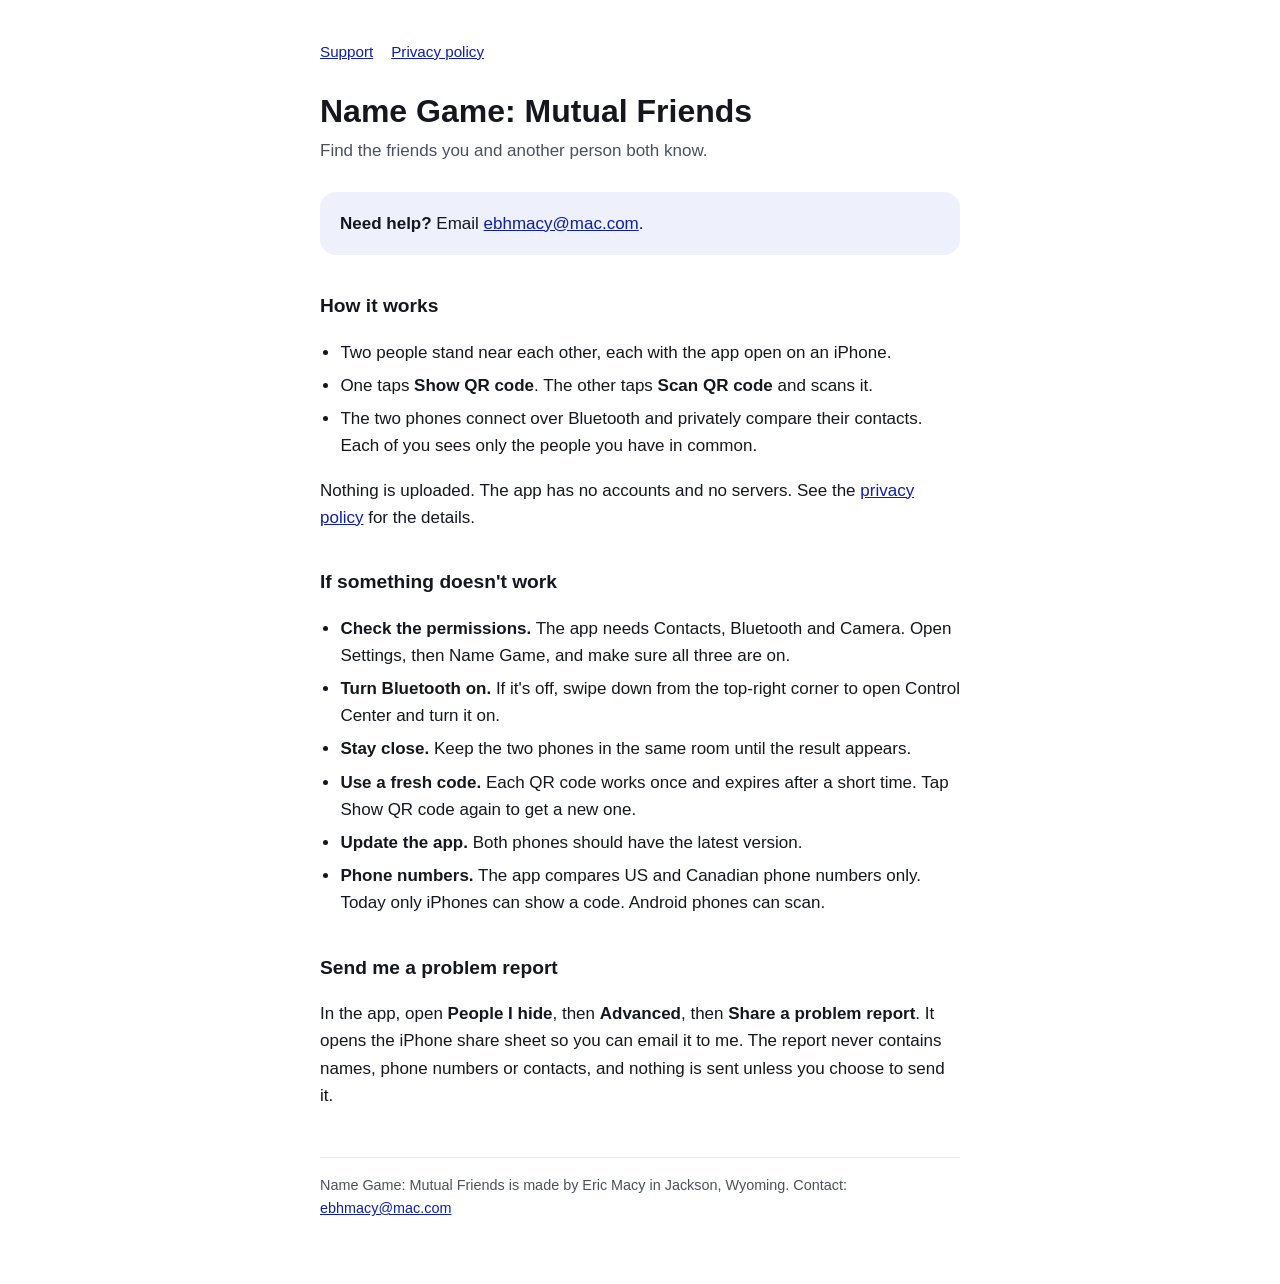
<file: index.html>
<!doctype html>
<html lang="en">
<head>
<meta charset="utf-8">
<meta name="viewport" content="width=device-width, initial-scale=1">
<title>Name Game: Mutual Friends – Support</title>
<meta name="description" content="Support for Name Game: Mutual Friends, an iPhone app that finds the friends you and another person both know.">
<link rel="stylesheet" href="style.css">
</head>
<body>
<main>
<nav><a href="index.html">Support</a><a href="privacy.html">Privacy policy</a></nav>
<h1>Name Game: Mutual Friends</h1>
<p class="sub">Find the friends you and another person both know.</p>

<div class="card"><p><strong>Need help?</strong> Email <a href="mailto:ebhmacy@mac.com">ebhmacy@mac.com</a>.</p></div>

<h2>How it works</h2>
<ul>
<li>Two people stand near each other, each with the app open on an iPhone.</li>
<li>One taps <strong>Show QR code</strong>. The other taps <strong>Scan QR code</strong> and scans it.</li>
<li>The two phones connect over Bluetooth and privately compare their contacts. Each of you sees only the people you have in common.</li>
</ul>
<p>Nothing is uploaded. The app has no accounts and no servers. See the <a href="privacy.html">privacy policy</a> for the details.</p>

<h2>If something doesn't work</h2>
<ul>
<li><strong>Check the permissions.</strong> The app needs Contacts, Bluetooth and Camera. Open Settings, then Name Game, and make sure all three are on.</li>
<li><strong>Turn Bluetooth on.</strong> If it's off, swipe down from the top-right corner to open Control Center and turn it on.</li>
<li><strong>Stay close.</strong> Keep the two phones in the same room until the result appears.</li>
<li><strong>Use a fresh code.</strong> Each QR code works once and expires after a short time. Tap Show QR code again to get a new one.</li>
<li><strong>Update the app.</strong> Both phones should have the latest version.</li>
<li><strong>Phone numbers.</strong> The app compares US and Canadian phone numbers only. Today only iPhones can show a code. Android phones can scan.</li>
</ul>

<h2>Send me a problem report</h2>
<p>In the app, open <strong>People I hide</strong>, then <strong>Advanced</strong>, then <strong>Share a problem report</strong>. It opens the iPhone share sheet so you can email it to me. The report never contains names, phone numbers or contacts, and nothing is sent unless you choose to send it.</p>

<footer>Name Game: Mutual Friends is made by Eric Macy in Jackson, Wyoming. Contact: <a href="mailto:ebhmacy@mac.com">ebhmacy@mac.com</a></footer>
</main>
</body>
</html>
</file>
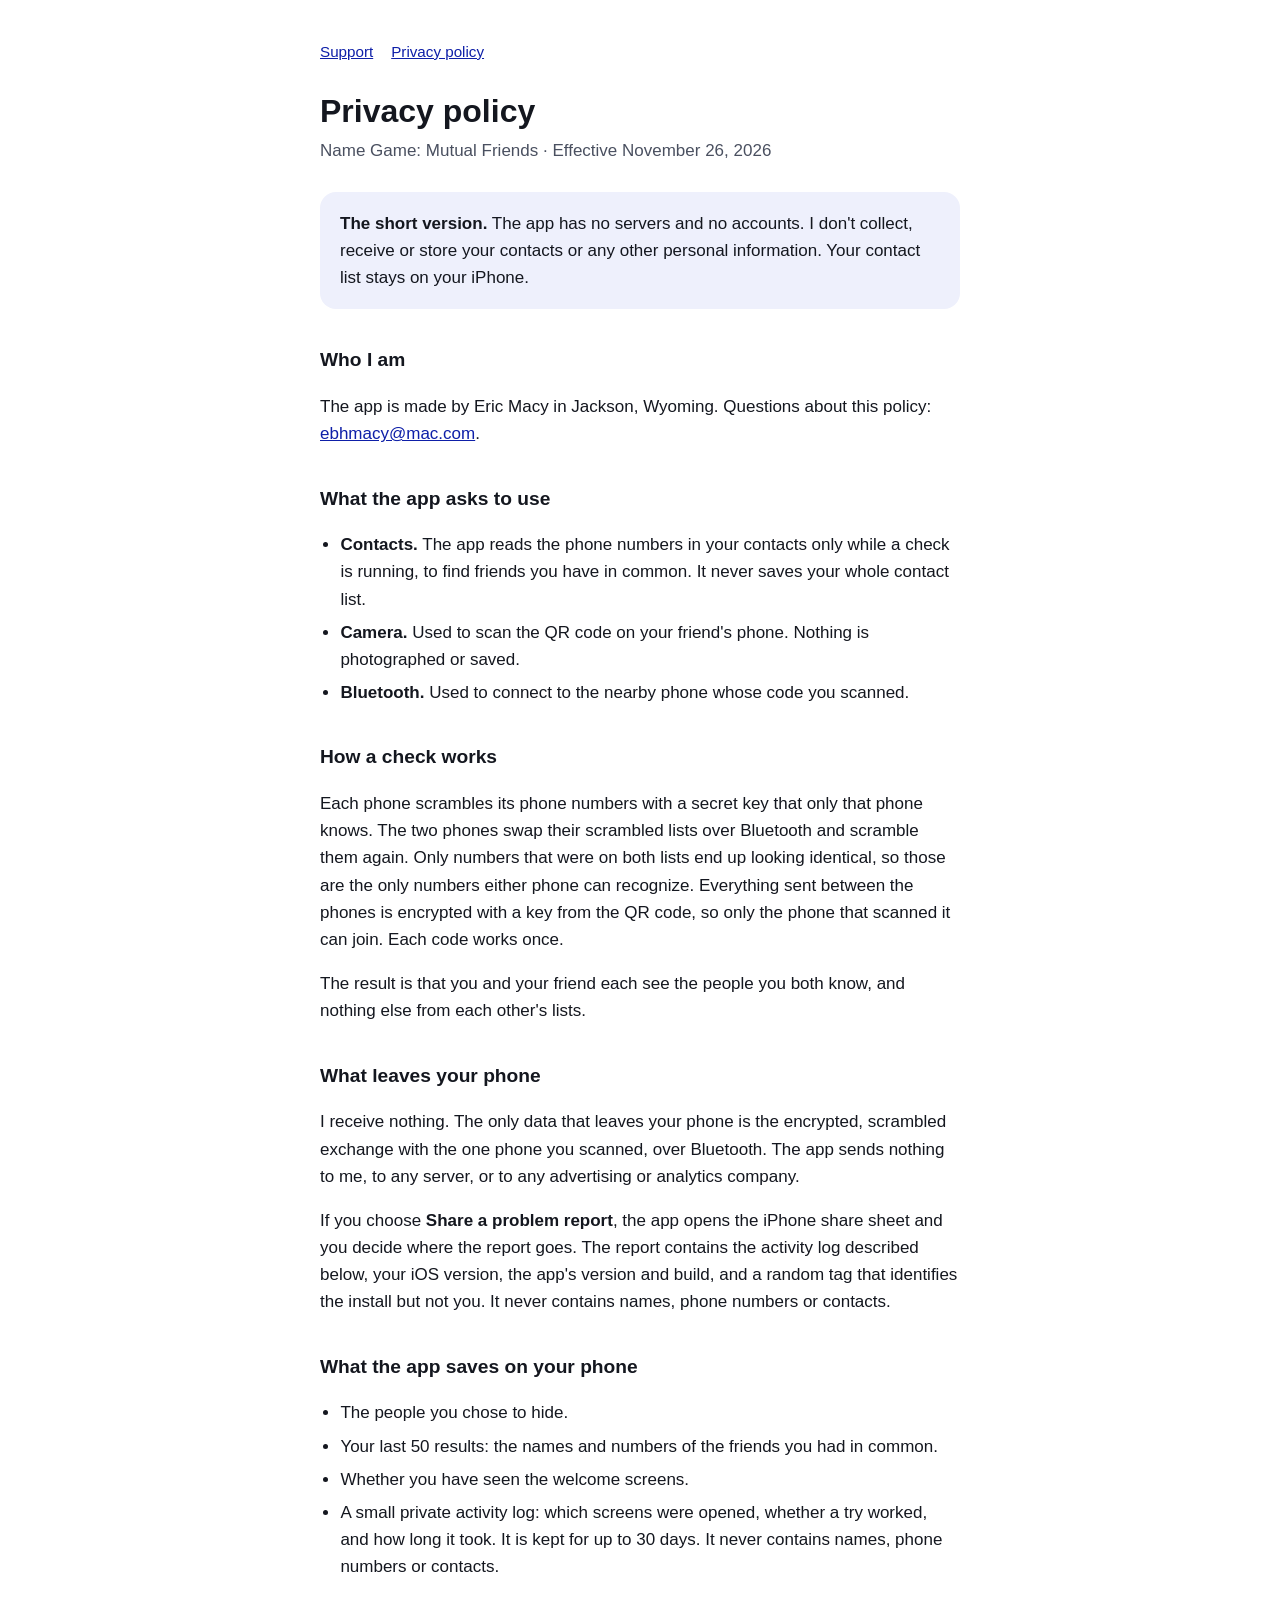
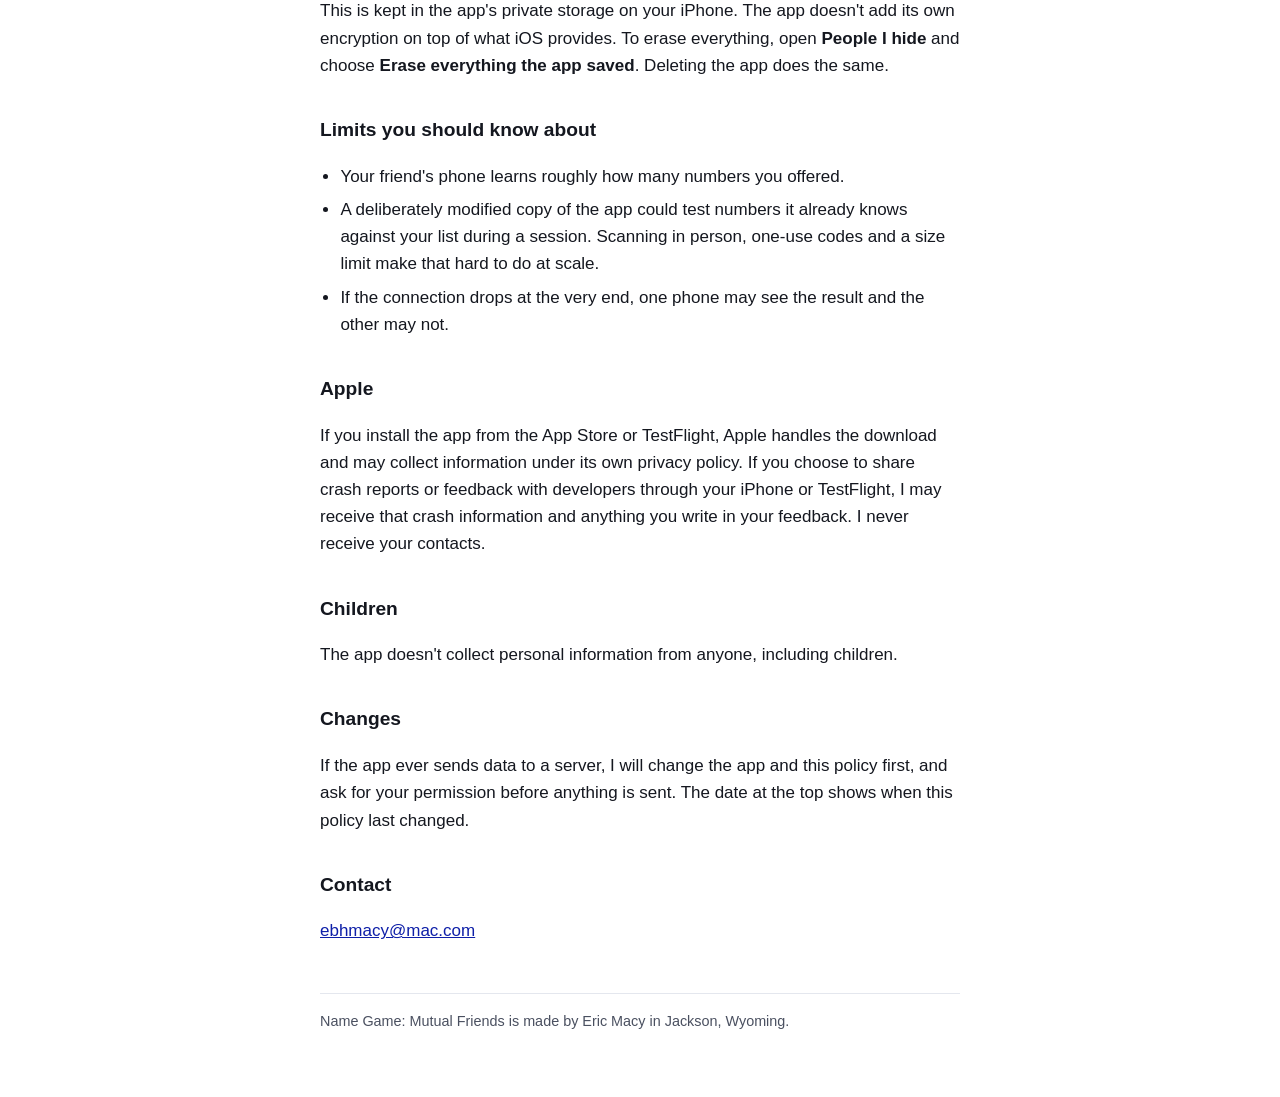
<file: privacy.html>
<!doctype html>
<html lang="en">
<head>
<meta charset="utf-8">
<meta name="viewport" content="width=device-width, initial-scale=1">
<title>Name Game: Mutual Friends – Privacy policy</title>
<meta name="description" content="Privacy policy for Name Game: Mutual Friends.">
<link rel="stylesheet" href="style.css">
</head>
<body>
<main>
<nav><a href="index.html">Support</a><a href="privacy.html">Privacy policy</a></nav>
<h1>Privacy policy</h1>
<p class="sub">Name Game: Mutual Friends &middot; Effective November 26, 2026</p>

<div class="card"><p><strong>The short version.</strong> The app has no servers and no accounts. I don't collect, receive or store your contacts or any other personal information. Your contact list stays on your iPhone.</p></div>

<h2>Who I am</h2>
<p>The app is made by Eric Macy in Jackson, Wyoming. Questions about this policy: <a href="mailto:ebhmacy@mac.com">ebhmacy@mac.com</a>.</p>

<h2>What the app asks to use</h2>
<ul>
<li><strong>Contacts.</strong> The app reads the phone numbers in your contacts only while a check is running, to find friends you have in common. It never saves your whole contact list.</li>
<li><strong>Camera.</strong> Used to scan the QR code on your friend's phone. Nothing is photographed or saved.</li>
<li><strong>Bluetooth.</strong> Used to connect to the nearby phone whose code you scanned.</li>
</ul>

<h2>How a check works</h2>
<p>Each phone scrambles its phone numbers with a secret key that only that phone knows. The two phones swap their scrambled lists over Bluetooth and scramble them again. Only numbers that were on both lists end up looking identical, so those are the only numbers either phone can recognize. Everything sent between the phones is encrypted with a key from the QR code, so only the phone that scanned it can join. Each code works once.</p>
<p>The result is that you and your friend each see the people you both know, and nothing else from each other's lists.</p>

<h2>What leaves your phone</h2>
<p>I receive nothing. The only data that leaves your phone is the encrypted, scrambled exchange with the one phone you scanned, over Bluetooth. The app sends nothing to me, to any server, or to any advertising or analytics company.</p>
<p>If you choose <strong>Share a problem report</strong>, the app opens the iPhone share sheet and you decide where the report goes. The report contains the activity log described below, your iOS version, the app's version and build, and a random tag that identifies the install but not you. It never contains names, phone numbers or contacts.</p>

<h2>What the app saves on your phone</h2>
<ul>
<li>The people you chose to hide.</li>
<li>Your last 50 results: the names and numbers of the friends you had in common.</li>
<li>Whether you have seen the welcome screens.</li>
<li>A small private activity log: which screens were opened, whether a try worked, and how long it took. It is kept for up to 30 days. It never contains names, phone numbers or contacts.</li>
</ul>
<p>This is kept in the app's private storage on your iPhone. The app doesn't add its own encryption on top of what iOS provides. To erase everything, open <strong>People I hide</strong> and choose <strong>Erase everything the app saved</strong>. Deleting the app does the same.</p>

<h2>Limits you should know about</h2>
<ul>
<li>Your friend's phone learns roughly how many numbers you offered.</li>
<li>A deliberately modified copy of the app could test numbers it already knows against your list during a session. Scanning in person, one-use codes and a size limit make that hard to do at scale.</li>
<li>If the connection drops at the very end, one phone may see the result and the other may not.</li>
</ul>

<h2>Apple</h2>
<p>If you install the app from the App Store or TestFlight, Apple handles the download and may collect information under its own privacy policy. If you choose to share crash reports or feedback with developers through your iPhone or TestFlight, I may receive that crash information and anything you write in your feedback. I never receive your contacts.</p>

<h2>Children</h2>
<p>The app doesn't collect personal information from anyone, including children.</p>

<h2>Changes</h2>
<p>If the app ever sends data to a server, I will change the app and this policy first, and ask for your permission before anything is sent. The date at the top shows when this policy last changed.</p>

<h2>Contact</h2>
<p><a href="mailto:ebhmacy@mac.com">ebhmacy@mac.com</a></p>

<footer>Name Game: Mutual Friends is made by Eric Macy in Jackson, Wyoming.</footer>
</main>
</body>
</html>
</file>
<file: style.css>
:root{--bg:#fff;--ink:#14171f;--ink2:#4a5060;--line:#e4e7ee;--brand:#0E1FA8;--tint:#eef0fc}
@media (prefers-color-scheme:dark){:root{--bg:#0f1117;--ink:#eef0f6;--ink2:#a9afc0;--line:#262b38;--brand:#8c98ff;--tint:#1a1f33}}
*{box-sizing:border-box}
body{margin:0;background:var(--bg);color:var(--ink);font:17px/1.6 -apple-system,BlinkMacSystemFont,"Segoe UI",Roboto,Helvetica,Arial,sans-serif}
main{max-width:680px;margin:0 auto;padding:40px 20px 64px}
h1{font-size:2rem;line-height:1.2;margin:0 0 6px}
h2{font-size:1.2rem;margin:36px 0 8px}
p,li{color:var(--ink)}
.sub{color:var(--ink2);margin:0 0 28px}
.card{background:var(--tint);border-radius:16px;padding:18px 20px;margin:20px 0}
.card p{margin:0}
a{color:var(--brand)}
ul{padding-left:1.2em}
li{margin:6px 0}
nav{display:flex;gap:18px;margin-bottom:28px;font-size:.95rem}
footer{margin-top:48px;padding-top:16px;border-top:1px solid var(--line);color:var(--ink2);font-size:.9rem}
</file>
